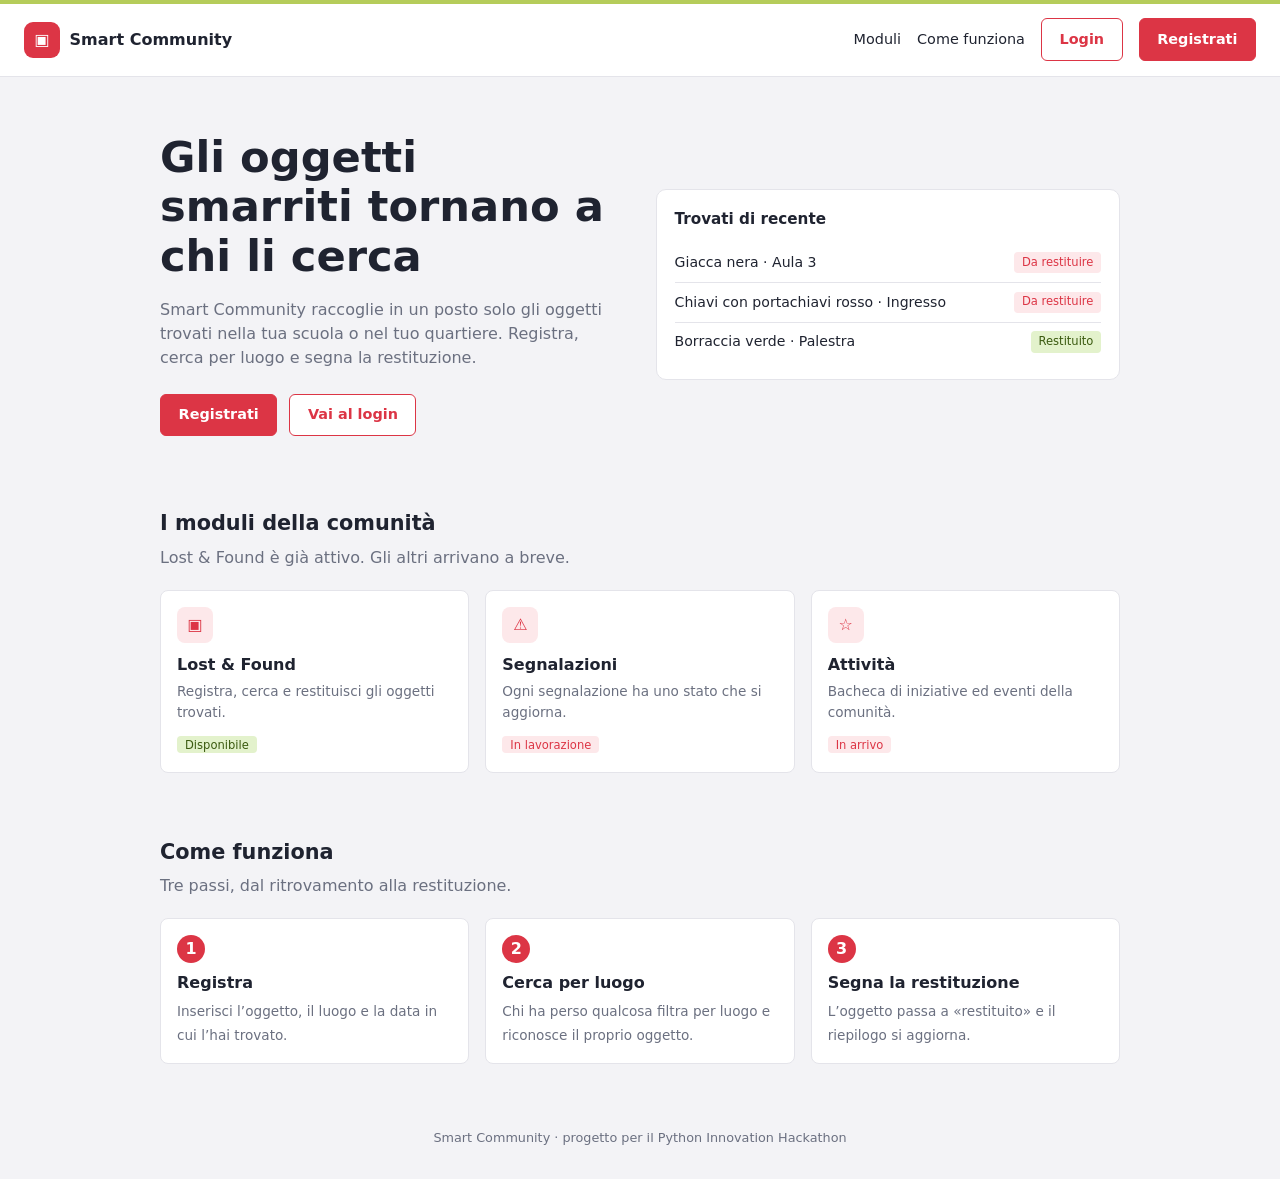
<file: frontend/index.html>
<!DOCTYPE html>
<html lang="it">
<head>
  <meta charset="utf-8">
  <meta name="viewport" content="width=device-width, initial-scale=1">
  <title>Smart Community</title>
  <link rel="stylesheet" href="site.css">
</head>
<body>
  <header class="site-header">
    <a class="brand" href="index.html"><span class="logo" aria-hidden="true">▣</span> Smart Community</a>
    <a class="link" href="#moduli">Moduli</a>
    <a class="link" href="#come-funziona">Come funziona</a>
    <a class="btn outline" href="login.html">Login</a>
    <a class="btn" href="registrati.html">Registrati</a>
  </header>

  <main>
    <section class="hero">
      <div>
        <h1>Gli oggetti smarriti tornano a chi li cerca</h1>
        <p>Smart Community raccoglie in un posto solo gli oggetti trovati nella tua scuola o nel tuo quartiere. Registra, cerca per luogo e segna la restituzione.</p>
        <div class="actions">
          <a class="btn" href="registrati.html">Registrati</a>
          <a class="btn outline" href="login.html">Vai al login</a>
        </div>
      </div>
      <aside class="hero-card" aria-label="Esempio di oggetti registrati">
        <h3>Trovati di recente</h3>
        <ul>
          <li><span>Giacca nera · Aula 3</span><span class="tag">Da restituire</span></li>
          <li><span>Chiavi con portachiavi rosso · Ingresso</span><span class="tag">Da restituire</span></li>
          <li><span>Borraccia verde · Palestra</span><span class="tag ok">Restituito</span></li>
        </ul>
      </aside>
    </section>

    <section class="block" id="moduli">
      <h2>I moduli della comunità</h2>
      <p>Lost &amp; Found è già attivo. Gli altri arrivano a breve.</p>
      <div class="grid">
        <article class="tile"><div class="ico" aria-hidden="true">▣</div><h3>Lost &amp; Found</h3><p>Registra, cerca e restituisci gli oggetti trovati.</p><span class="tag ok">Disponibile</span></article>
        <article class="tile"><div class="ico" aria-hidden="true">⚠</div><h3>Segnalazioni</h3><p>Ogni segnalazione ha uno stato che si aggiorna.</p><span class="tag">In lavorazione</span></article>
        <article class="tile"><div class="ico" aria-hidden="true">☆</div><h3>Attività</h3><p>Bacheca di iniziative ed eventi della comunità.</p><span class="tag">In arrivo</span></article>
      </div>
    </section>

    <section class="block" id="come-funziona">
      <h2>Come funziona</h2>
      <p>Tre passi, dal ritrovamento alla restituzione.</p>
      <ol class="steps">
        <li><strong>Registra</strong><span>Inserisci l’oggetto, il luogo e la data in cui l’hai trovato.</span></li>
        <li><strong>Cerca per luogo</strong><span>Chi ha perso qualcosa filtra per luogo e riconosce il proprio oggetto.</span></li>
        <li><strong>Segna la restituzione</strong><span>L’oggetto passa a «restituito» e il riepilogo si aggiorna.</span></li>
      </ol>
    </section>
  </main>

  <footer>Smart Community · progetto per il Python Innovation Hackathon</footer>
</body>
</html>
</file>
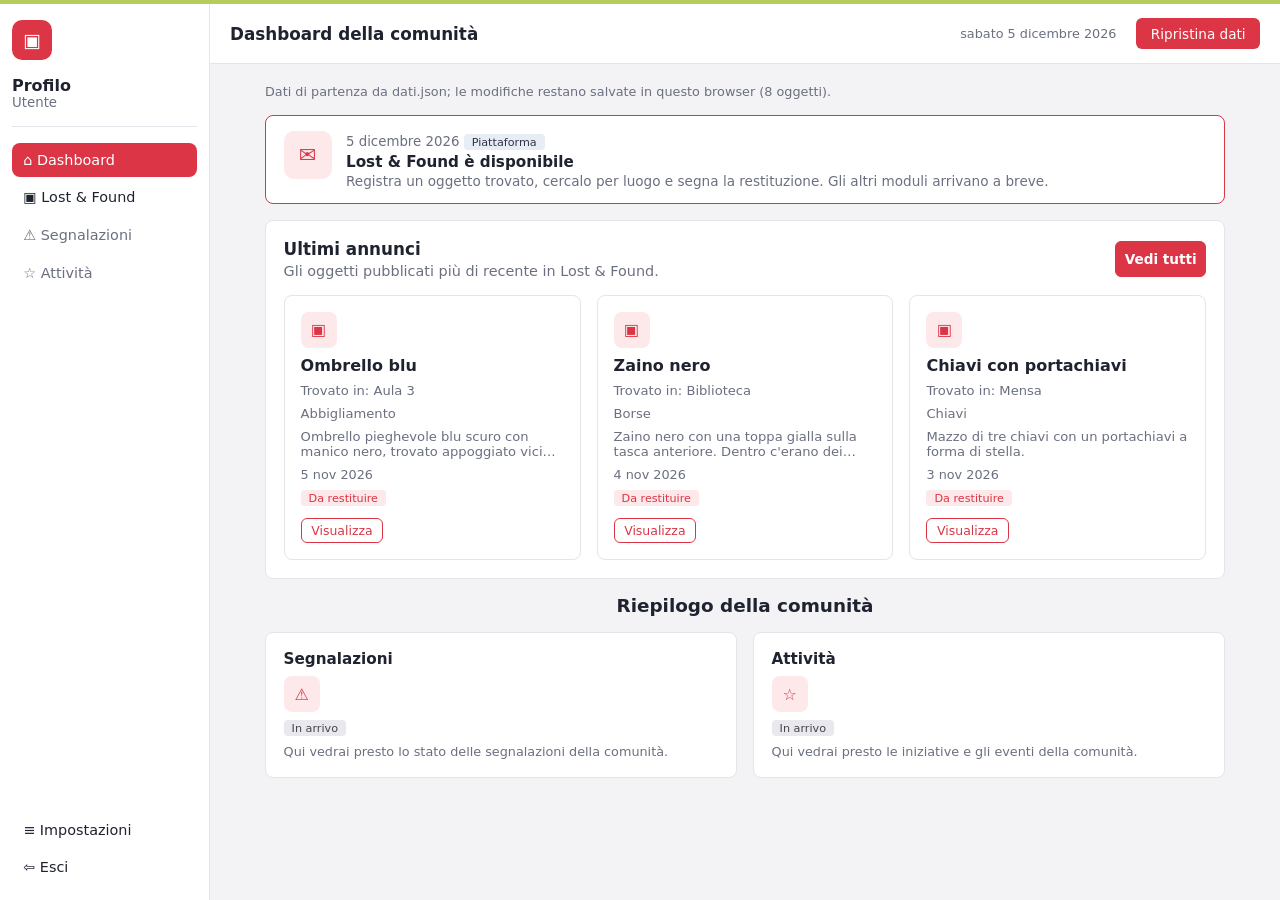
<file: frontend/dashboard.html>
<!DOCTYPE html>
<html lang="it">
<head>
  <meta charset="utf-8">
  <meta name="viewport" content="width=device-width, initial-scale=1">
  <title>Dashboard della comunità</title>
  <link rel="stylesheet" href="style.css">
</head>
<body>
  <div class="app">
    <aside class="sidebar">
      <div class="logo" aria-hidden="true">▣</div>
      <div class="user"><strong id="user-name">Profilo</strong><small>Utente</small></div>
      <nav>
        <a href="#dashboard" data-link class="active">⌂ Dashboard</a>
        <a href="#lost-found" data-link>▣ Lost &amp; Found</a>
        <span class="off">⚠ Segnalazioni</span>
        <span class="off">☆ Attività</span>
        <a href="#impostazioni" data-link class="push">≡ Impostazioni</a>
        <a href="index.html" id="logout">⇦ Esci</a>
      </nav>
    </aside>

    <div class="content" id="top">
      <header class="topbar">
        <h1>Dashboard della comunità</h1>
        <span id="today" class="muted"></span>
        <button type="button" class="file-btn" id="reset">Ripristina dati</button>
      </header>

      <main>
        <p id="message" class="muted" role="status"></p>

        <div id="results">

          <!-- PAGINA: DASHBOARD -->
          <div class="page" data-page="dashboard">
            <section class="banner">
              <div class="banner-icon" aria-hidden="true">✉</div>
              <div>
                <small><span id="banner-date"></span> <span class="badge">Piattaforma</span></small>
                <h3>Lost &amp; Found è disponibile</h3>
                <p>Registra un oggetto trovato, cercalo per luogo e segna la restituzione. Gli altri moduli arrivano a breve.</p>
              </div>
            </section>

            <section class="panel">
              <div class="panel-head">
                <div>
                  <h2>Ultimi annunci</h2>
                  <p class="muted sub">Gli oggetti pubblicati più di recente in Lost &amp; Found.</p>
                </div>
                <a href="#lost-found" class="btn btn-inline">Vedi tutti</a>
              </div>
              <div id="latest" class="cards"></div>
            </section>

            <h2 class="center">Riepilogo della comunità</h2>
            <section class="summary">
              <article class="panel soon">
                <h3>Segnalazioni</h3>
                <div class="soon-icon" aria-hidden="true">⚠</div>
                <span class="badge arrivo">In arrivo</span>
                <p class="muted">Qui vedrai presto lo stato delle segnalazioni della comunità.</p>
              </article>
              <article class="panel soon">
                <h3>Attività</h3>
                <div class="soon-icon" aria-hidden="true">☆</div>
                <span class="badge arrivo">In arrivo</span>
                <p class="muted">Qui vedrai presto le iniziative e gli eventi della comunità.</p>
              </article>
            </section>
          </div>

          <!-- PAGINA: LOST & FOUND -->
          <div class="page" data-page="lost-found" hidden>
            <section class="panel" id="lostfound">
              <div class="board-head">
                <div>
                  <h2>Bacheca Lost &amp; Found</h2>
                  <p class="add-hint" id="add-hint">Il + a destra registra un nuovo oggetto trovato.</p>
                </div>
                <button type="button" class="plus-btn" id="open-add" aria-label="Registra un nuovo oggetto" aria-describedby="add-hint" title="Registra un nuovo oggetto">+</button>
              </div>
              <p class="muted sub">Cerca per nome, luogo o parola chiave, oppure filtra per tipo.</p>
              <div class="board-tools">
                <input type="search" id="search" placeholder="Es. zaino, biblioteca, blu" aria-label="Cerca oggetti">
                <select id="filter-tipo" aria-label="Filtra per tipo">
                  <option value="">Tutti i tipi</option>
                  <option>Abbigliamento</option>
                  <option>Borse</option>
                  <option>Elettronica</option>
                  <option>Cancelleria</option>
                  <option>Chiavi</option>
                  <option>Contenitori</option>
                  <option>Documenti</option>
                  <option>Altro</option>
                </select>
                <select id="filter-stato" aria-label="Filtra per stato">
                  <option value="">Tutti gli stati</option>
                  <option value="trovato">Da restituire</option>
                  <option value="restituito">Restituiti</option>
                </select>
              </div>
              <div class="chips" id="keyword-chips" hidden></div>
              <p class="muted" id="count" role="status" aria-live="polite"></p>
              <div id="board" class="cards"></div>
            </section>
          </div>

          <!-- PAGINA: IMPOSTAZIONI -->
          <div class="page" data-page="impostazioni" hidden>
            <section class="panel">
              <h2>Impostazioni del profilo</h2>
              <p class="muted sub">Da qui gestirai i dati del profilo con cui hai effettuato l’accesso.</p>
              <dl class="profile">
                <div><dt>Nome</dt><dd id="profile-name">Profilo</dd></div>
                <div><dt>Ruolo</dt><dd>Utente</dd></div>
              </dl>
            </section>
          </div>

        </div>
      </main>
    </div>
  </div>
  <dialog id="add-dialog" class="detail" aria-labelledby="add-title">
    <div class="detail-head">
      <h2 id="add-title">Registra un oggetto</h2>
      <button type="button" id="add-close" class="detail-x" aria-label="Chiudi">✕</button>
    </div>
    <p class="muted sub">Compila i campi: l’oggetto comparirà subito in bacheca.</p>
    <form id="add-form" class="add-form" novalidate>
      <div class="field"><label for="f-oggetto">Oggetto</label>
        <input id="f-oggetto" type="text" placeholder="Es. Ombrello blu" aria-describedby="e-oggetto">
        <div class="error" id="e-oggetto" role="alert"></div></div>
      <div class="field"><label for="f-luogo">Luogo</label>
        <input id="f-luogo" type="text" placeholder="Es. Aula 3" aria-describedby="e-luogo">
        <div class="error" id="e-luogo" role="alert"></div></div>
      <div class="field"><label for="f-data">Data</label>
        <input id="f-data" type="date" aria-describedby="e-data">
        <div class="error" id="e-data" role="alert"></div></div>
      <div class="field"><label for="f-tipo">Tipo</label>
        <select id="f-tipo" aria-describedby="e-tipo">
          <option value="">Scegli il tipo</option>
          <option>Abbigliamento</option>
          <option>Borse</option>
          <option>Elettronica</option>
          <option>Cancelleria</option>
          <option>Chiavi</option>
          <option>Contenitori</option>
          <option>Documenti</option>
          <option>Altro</option>
        </select>
        <div class="error" id="e-tipo" role="alert"></div></div>
      <div class="field"><label for="f-parole">Parole chiave (facoltative)</label>
        <input id="f-parole" type="text" placeholder="Es. blu, pieghevole"></div>
      <div class="field wide"><label for="f-foto">Foto (facoltativa)</label>
        <input id="f-foto" type="file" accept="image/*" aria-describedby="e-foto">
        <img id="foto-preview" class="foto-preview" alt="" hidden>
        <div class="error" id="e-foto" role="alert"></div></div>
      <div class="field wide"><label for="f-descrizione">Descrizione (facoltativa)</label>
        <textarea id="f-descrizione" rows="2" maxlength="200" placeholder="Colore, marca, segni particolari: aiuta chi lo cerca"></textarea></div>
      <button class="btn" type="submit">Registra oggetto</button>
    </form>
  </dialog>
  <dialog id="detail" class="detail" aria-labelledby="detail-title">
    <div class="detail-head">
      <h2 id="detail-title"></h2>
      <button type="button" id="detail-close" class="detail-x" aria-label="Chiudi">✕</button>
    </div>
    <div id="detail-body"></div>
    <div class="detail-actions" id="detail-actions"></div>
  </dialog>
  <script src="dati.js"></script>
  <script src="app.js"></script>
  <script src="router.js"></script>
</body>
</html>
</file>
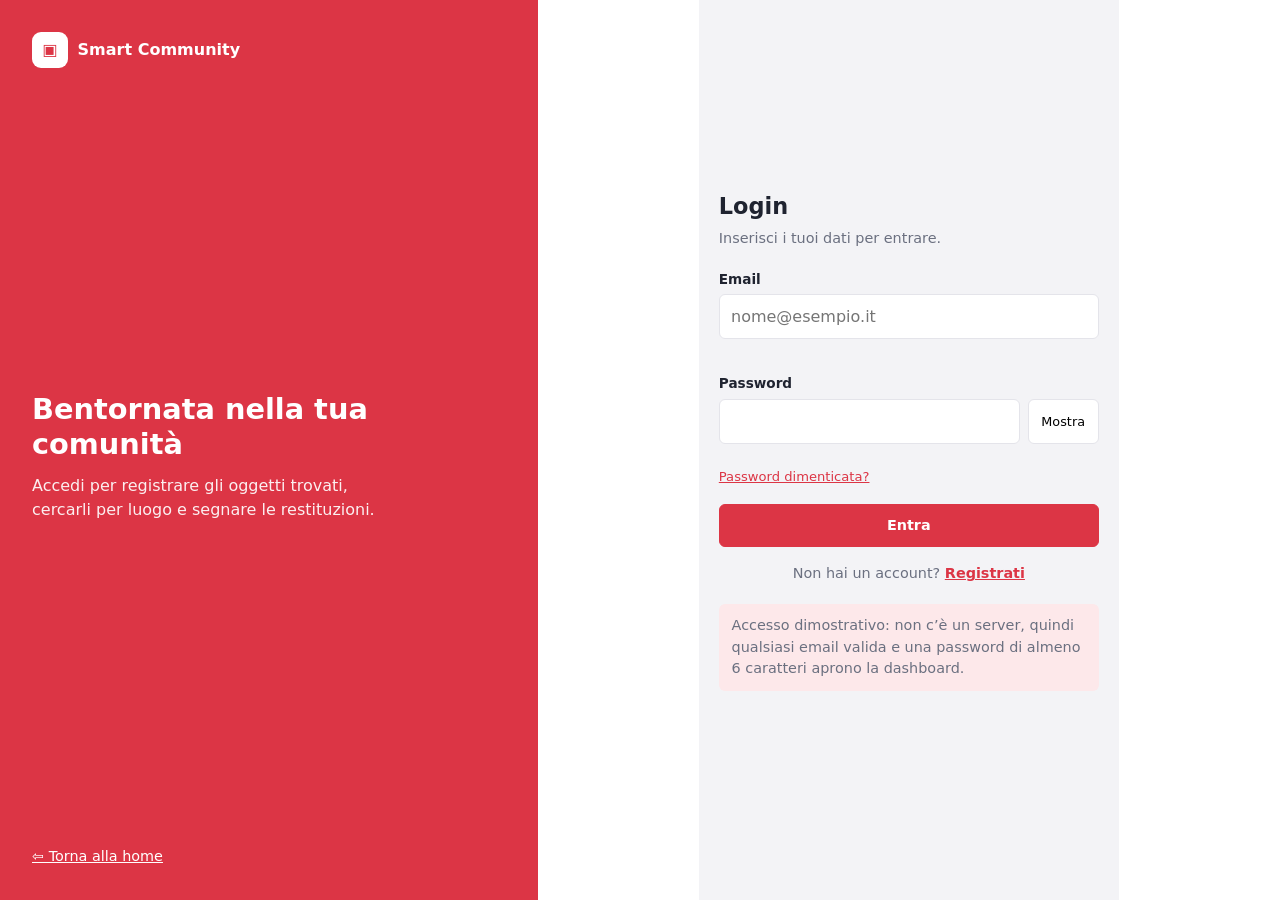
<file: frontend/login.html>
<!DOCTYPE html>
<html lang="it">
<head>
  <meta charset="utf-8">
  <meta name="viewport" content="width=device-width, initial-scale=1">
  <title>Login · Smart Community</title>
  <link rel="stylesheet" href="site.css">
</head>
<body class="login-page">
  <div class="login-split">
    <aside class="login-side">
      <a class="brand" href="index.html"><span class="logo" aria-hidden="true">▣</span> Smart Community</a>
      <div>
        <h2>Bentornata nella tua comunità</h2>
        <p>Accedi per registrare gli oggetti trovati, cercarli per luogo e segnare le restituzioni.</p>
      </div>
      <a class="back-home" href="index.html">⇦ Torna alla home</a>
    </aside>

    <main class="login-main">
      <div class="login-card">
        <h1>Login</h1>
        <p>Inserisci i tuoi dati per entrare.</p>

        <form id="login-form" novalidate>
          <div class="field">
            <label for="email">Email</label>
            <input id="email" type="email" autocomplete="username" placeholder="nome@esempio.it" aria-describedby="email-err">
            <div class="error" id="email-err" role="alert"></div>
          </div>
          <div class="field">
            <label for="password">Password</label>
            <div class="pw-row">
              <input id="password" type="password" autocomplete="current-password" aria-describedby="pw-err">
              <button type="button" id="toggle-pw" aria-pressed="false">Mostra</button>
            </div>
            <div class="error" id="pw-err" role="alert"></div>
            <a class="inline-link" href="recupero-password.html">Password dimenticata?</a>
          </div>
          <button class="btn" type="submit">Entra</button>
        </form>

        <p class="switch">Non hai un account? <a href="registrati.html">Registrati</a></p>

        <p class="demo-note">Accesso dimostrativo: non c’è un server, quindi qualsiasi email valida e una password di almeno 6 caratteri aprono la dashboard.</p>
      </div>
    </main>
  </div>
  <script src="login.js"></script>
</body>
</html>
</file>
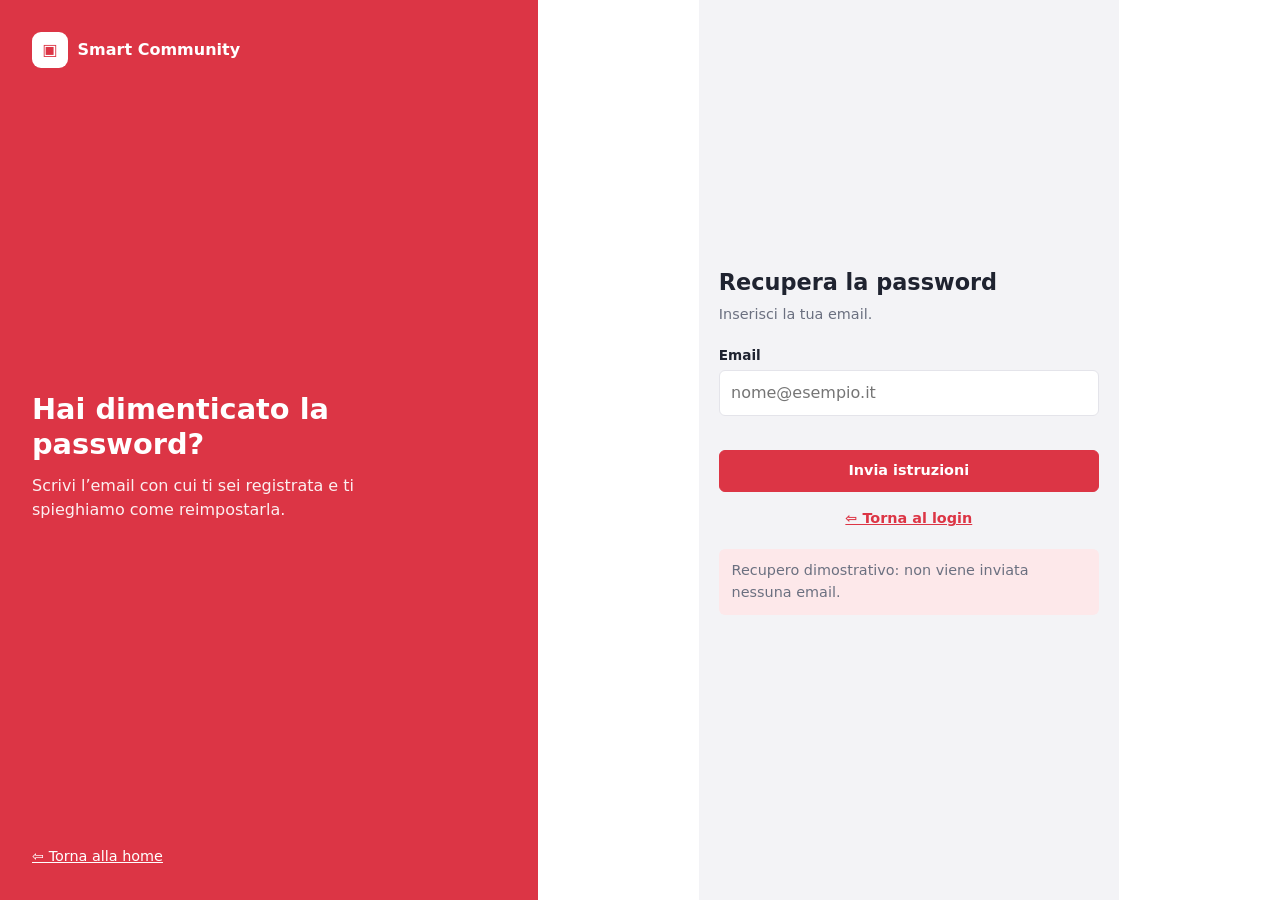
<file: frontend/recupero-password.html>
<!DOCTYPE html>
<html lang="it">
<head>
  <meta charset="utf-8">
  <meta name="viewport" content="width=device-width, initial-scale=1">
  <title>Recupero password · Smart Community</title>
  <link rel="stylesheet" href="site.css">
</head>
<body class="login-page">
  <div class="login-split">
    <aside class="login-side">
      <a class="brand" href="index.html"><span class="logo" aria-hidden="true">▣</span> Smart Community</a>
      <div>
        <h2>Hai dimenticato la password?</h2>
        <p>Scrivi l’email con cui ti sei registrata e ti spieghiamo come reimpostarla.</p>
      </div>
      <a class="back-home" href="index.html">⇦ Torna alla home</a>
    </aside>

    <main class="login-main">
      <div class="login-card">
        <h1>Recupera la password</h1>
        <p>Inserisci la tua email.</p>

        <form id="rec-form" novalidate>
          <div class="field">
            <label for="email">Email</label>
            <input id="email" type="email" autocomplete="email" placeholder="nome@esempio.it" aria-describedby="email-err">
            <div class="error" id="email-err" role="alert"></div>
          </div>
          <button class="btn" type="submit">Invia istruzioni</button>
        </form>
        <p class="ok-msg" id="ok-msg" role="status" hidden></p>

        <p class="switch"><a href="login.html">⇦ Torna al login</a></p>
        <p class="demo-note">Recupero dimostrativo: non viene inviata nessuna email.</p>
      </div>
    </main>
  </div>
  <script src="recupero.js"></script>
</body>
</html>
</file>
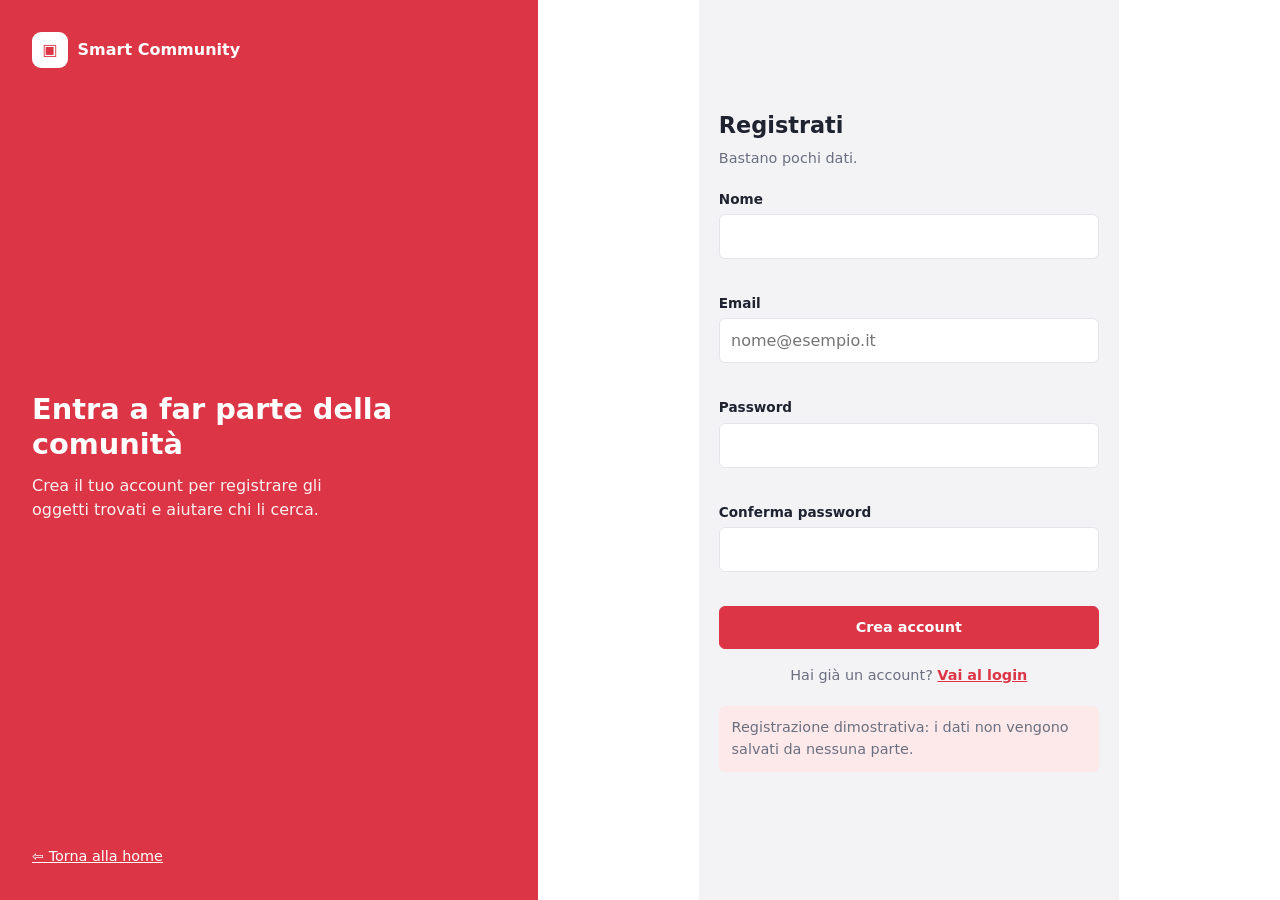
<file: frontend/registrati.html>
<!DOCTYPE html>
<html lang="it">
<head>
  <meta charset="utf-8">
  <meta name="viewport" content="width=device-width, initial-scale=1">
  <title>Registrati · Smart Community</title>
  <link rel="stylesheet" href="site.css">
</head>
<body class="login-page">
  <div class="login-split">
    <aside class="login-side">
      <a class="brand" href="index.html"><span class="logo" aria-hidden="true">▣</span> Smart Community</a>
      <div>
        <h2>Entra a far parte della comunità</h2>
        <p>Crea il tuo account per registrare gli oggetti trovati e aiutare chi li cerca.</p>
      </div>
      <a class="back-home" href="index.html">⇦ Torna alla home</a>
    </aside>

    <main class="login-main">
      <div class="login-card">
        <h1>Registrati</h1>
        <p>Bastano pochi dati.</p>

        <form id="reg-form" novalidate>
          <div class="field">
            <label for="nome">Nome</label>
            <input id="nome" type="text" autocomplete="name" aria-describedby="nome-err">
            <div class="error" id="nome-err" role="alert"></div>
          </div>
          <div class="field">
            <label for="email">Email</label>
            <input id="email" type="email" autocomplete="email" placeholder="nome@esempio.it" aria-describedby="email-err">
            <div class="error" id="email-err" role="alert"></div>
          </div>
          <div class="field">
            <label for="password">Password</label>
            <input id="password" type="password" autocomplete="new-password" aria-describedby="pw-err">
            <div class="error" id="pw-err" role="alert"></div>
          </div>
          <div class="field">
            <label for="conferma">Conferma password</label>
            <input id="conferma" type="password" autocomplete="new-password" aria-describedby="conf-err">
            <div class="error" id="conf-err" role="alert"></div>
          </div>
          <button class="btn" type="submit">Crea account</button>
        </form>

        <p class="switch">Hai già un account? <a href="login.html">Vai al login</a></p>
        <p class="demo-note">Registrazione dimostrativa: i dati non vengono salvati da nessuna parte.</p>
      </div>
    </main>
  </div>
  <script src="registrati.js"></script>
</body>
</html>
</file>
<file: frontend/site.css>
:root {
  --rosso: #dc3545;
  --rosa: #fde8ea;
  --verde: #b5cc5a;
  --sfondo: #f3f3f6;
  --bordo: #e4e4ea;
  --testo: #1f2330;
  --muto: #6b7080;
}
* { box-sizing: border-box; }
html { scroll-behavior: smooth; }
body { margin: 0; color: var(--testo); background: var(--sfondo); border-top: 4px solid var(--verde);
  font-family: "Public Sans", "Segoe UI", system-ui, sans-serif; line-height: 1.5; }
h1, h2, h3, p { margin: 0; }
:focus-visible { outline: 2px solid var(--rosso); outline-offset: 2px; }
.muted { color: var(--muto); font-size: .85rem; }

.site-header { display: flex; align-items: center; gap: 1rem; padding: .9rem 1.5rem; background: #fff; border-bottom: 1px solid var(--bordo); }
.brand { display: flex; align-items: center; gap: .6rem; font-weight: 700; color: var(--testo); text-decoration: none; margin-right: auto; }
.logo { width: 36px; height: 36px; border-radius: 9px; background: var(--rosso); color: #fff; display: grid; place-items: center; }
.site-header a.link { color: var(--testo); text-decoration: none; font-size: .9rem; }
.btn { display: inline-block; padding: .6rem 1.1rem; border-radius: 6px; font: inherit; font-size: .9rem; font-weight: 600; text-decoration: none; cursor: pointer; border: 1px solid var(--rosso); background: var(--rosso); color: #fff; }
.btn.outline { background: #fff; color: var(--rosso); }

main { max-width: 1000px; margin: 0 auto; padding: 0 1.25rem; }
.hero { display: grid; gap: 2rem; grid-template-columns: repeat(auto-fit, minmax(300px, 1fr)); align-items: center; padding: 3.5rem 0 2.5rem; }
.hero h1 { font-size: clamp(1.9rem, 4vw, 2.7rem); line-height: 1.15; margin-bottom: 1rem; }
.hero p { color: var(--muto); max-width: 46ch; margin-bottom: 1.5rem; }
.hero .actions { display: flex; gap: .75rem; flex-wrap: wrap; }
.hero-card { background: #fff; border: 1px solid var(--bordo); border-radius: 10px; padding: 1.1rem; }
.hero-card h3 { font-size: .95rem; margin-bottom: .8rem; }
.hero-card ul { list-style: none; margin: 0; padding: 0; }
.hero-card li { display: flex; justify-content: space-between; gap: 1rem; padding: .55rem 0; border-bottom: 1px solid var(--bordo); font-size: .88rem; }
.hero-card li:last-child { border-bottom: 0; }
.tag { font-size: .72rem; padding: .1rem .5rem; border-radius: 4px; background: var(--rosa); color: var(--rosso); white-space: nowrap; }
.tag.ok { background: #e3f2cc; color: #3b5a10; }

section.block { padding: 2rem 0; }
section.block > h2 { font-size: 1.3rem; margin-bottom: .4rem; }
section.block > p { color: var(--muto); margin-bottom: 1.25rem; }
.grid { display: grid; gap: 1rem; grid-template-columns: repeat(auto-fit, minmax(210px, 1fr)); }
.tile { background: #fff; border: 1px solid var(--bordo); border-radius: 8px; padding: 1rem; }
.tile .ico { width: 36px; height: 36px; border-radius: 8px; background: var(--rosa); color: var(--rosso); display: grid; place-items: center; margin-bottom: .6rem; }
.tile h3 { font-size: 1rem; margin-bottom: .3rem; }
.tile p { font-size: .85rem; color: var(--muto); margin-bottom: .6rem; }
.steps { counter-reset: passo; display: grid; gap: 1rem; grid-template-columns: repeat(auto-fit, minmax(220px, 1fr)); padding: 0; list-style: none; margin: 0; }
.steps li { counter-increment: passo; background: #fff; border: 1px solid var(--bordo); border-radius: 8px; padding: 1rem; }
.steps li::before { content: counter(passo); display: grid; place-items: center; width: 28px; height: 28px; border-radius: 50%; background: var(--rosso); color: #fff; font-weight: 700; margin-bottom: .5rem; }
.steps strong { display: block; margin-bottom: .2rem; }
.steps span { font-size: .85rem; color: var(--muto); }
footer { text-align: center; padding: 2rem 1rem; color: var(--muto); font-size: .8rem; }

/* login */
.login-wrap { min-height: calc(100vh - 70px); display: grid; place-items: center; padding: 1.5rem; }
.login-card { width: 100%; max-width: 400px; background: #fff; border: 1px solid var(--bordo); border-radius: 10px; padding: 1.6rem; }
.login-card h1 { font-size: 1.4rem; margin-bottom: .3rem; }
.login-card > p { color: var(--muto); font-size: .9rem; margin-bottom: 1.2rem; }
.field { margin-bottom: 1rem; }
.field label { display: block; font-size: .85rem; font-weight: 600; margin-bottom: .3rem; }
.field input { width: 100%; font: inherit; padding: .6rem .7rem; border: 1px solid var(--bordo); border-radius: 6px; }
.field input[aria-invalid="true"] { border-color: var(--rosso); }
.pw-row { display: flex; gap: .5rem; }
.pw-row button { border: 1px solid var(--bordo); background: #fff; border-radius: 6px; padding: 0 .8rem; font: inherit; font-size: .8rem; cursor: pointer; }
.error { color: var(--rosso); font-size: .8rem; min-height: 1.1em; margin-top: .25rem; }
.login-card .btn { width: 100%; }
.demo-note { margin-top: 1rem; padding: .7rem .8rem; border-radius: 6px; background: var(--rosa); font-size: .8rem; }
.back { display: block; text-align: center; margin-top: 1rem; font-size: .85rem; color: var(--muto); }

@media (max-width: 560px) { .site-header a.link { display: none; } }

/* login a schermo diviso: pagina distinta dalla home */
.login-page { border-top: 0; background: #fff; }
.login-split { display: grid; grid-template-columns: minmax(280px, 42%) 1fr; min-height: 100vh; }
.login-side { background: var(--rosso); color: #fff; padding: 2rem; display: flex; flex-direction: column; justify-content: space-between; gap: 2rem; }
.login-side .brand { color: #fff; }
.login-side .logo { background: #fff; color: var(--rosso); }
.login-side h2 { font-size: 1.8rem; line-height: 1.2; margin-bottom: .8rem; }
.login-side p { opacity: .92; max-width: 34ch; }
.back-home { color: #fff; font-size: .9rem; }
.login-main { display: grid; place-items: center; padding: 2rem 1.25rem; background: var(--sfondo); }
.login-page .login-card { border: 0; box-shadow: none; background: transparent; padding: 0; max-width: 380px; }
@media (max-width: 760px) {
  .login-split { grid-template-columns: 1fr; }
  .login-side { padding: 1.25rem; gap: 1rem; }
  .login-side h2 { font-size: 1.3rem; }
}

/* link tra login, registrazione e recupero password */
.inline-link { display: inline-block; margin-top: .35rem; font-size: .82rem; color: var(--rosso); }
.switch { margin-top: 1rem; font-size: .9rem; text-align: center; color: var(--muto); }
.switch a { color: var(--rosso); font-weight: 600; }
.ok-msg { margin-top: 1rem; padding: .8rem; border-radius: 6px; background: #e3f2cc; color: #2f4a0c; font-size: .88rem; }
</file>
<file: frontend/style.css>
:root {
  --rosso: #dc3545;
  --rosa: #fde8ea;
  --verde: #b5cc5a;
  --sfondo: #f3f3f6;
  --bordo: #e4e4ea;
  --testo: #1f2330;
  --muto: #6b7080;
}
* { box-sizing: border-box; }
html, body { height: 100%; }
body {
  margin: 0; color: var(--testo); background: var(--sfondo);
  font-family: "Public Sans", "Segoe UI", system-ui, sans-serif;
  border-top: 4px solid var(--verde);
  height: 100vh; height: 100dvh; overflow: hidden;
  display: flex; flex-direction: column;
}
h1, h2, h3, p { margin: 0; }
.muted { color: var(--muto); font-size: .8rem; }
.center { text-align: center; margin: 1.75rem 0 1rem; font-size: 1.15rem; }
:focus-visible { outline: 2px solid var(--rosso); outline-offset: 2px; }

.app { display: flex; flex: 1; min-height: 0; align-items: stretch; overflow: hidden; }

/* sidebar ferma: scorre solo il contenuto a destra */
.sidebar { display: flex; flex-direction: column; width: 210px; flex-shrink: 0; background: #fff; border-right: 1px solid var(--bordo); padding: 1rem .75rem; overflow-y: auto; }
.logo { width: 40px; height: 40px; border-radius: 10px; background: var(--rosso); color: #fff; display: grid; place-items: center; font-size: 1.2rem; }
.user { display: flex; flex-direction: column; margin: 1rem 0; padding-bottom: 1rem; border-bottom: 1px solid var(--bordo); }
.user small { color: var(--muto); }
nav { display: flex; flex-direction: column; gap: .25rem; flex: 1; }
nav .push { margin-top: auto; }
nav a, nav .off { padding: .55rem .7rem; border-radius: 8px; text-decoration: none; color: var(--testo); font-size: .9rem; }
nav a.active { background: var(--rosso); color: #fff; }
nav a:not(.active):hover { background: var(--rosa); }
nav .off { color: var(--muto); cursor: default; }

/* contenuto: unica area che scorre */
.content { flex: 1; min-width: 0; min-height: 0; overflow-y: auto; }
.topbar { display: flex; flex-wrap: wrap; gap: .75rem 1.25rem; align-items: center; padding: .9rem 1.25rem; background: #fff; border-bottom: 1px solid var(--bordo); }
.topbar h1 { font-size: 1.05rem; margin-right: auto; }
.file-btn { background: var(--rosso); color: #fff; padding: .45rem .9rem; border-radius: 6px; font-size: .85rem; cursor: pointer; }
.file-btn input { position: absolute; opacity: 0; width: 1px; height: 1px; }
.file-btn:focus-within { outline: 2px solid var(--testo); outline-offset: 2px; }
main { padding: 1.25rem; max-width: 1000px; margin: 0 auto; }
#message { margin-bottom: 1rem; }

/* pagine (router a hash) */
.page > * + * { margin-top: 1rem; }
[hidden] { display: none !important; }

.panel { background: #fff; border: 1px solid var(--bordo); border-radius: 8px; padding: 1.1rem; }
.panel-head { display: flex; flex-wrap: wrap; gap: .75rem; align-items: center; justify-content: space-between; margin-bottom: 1rem; }
.panel-head h2 { font-size: 1.05rem; }
.panel h3 { font-size: .95rem; margin-bottom: .9rem; }

.banner { display: flex; gap: .9rem; background: #fff; border: 1px solid var(--rosso); border-radius: 8px; padding: .9rem 1.1rem; }
.banner-icon { width: 48px; height: 48px; flex-shrink: 0; border-radius: 10px; background: var(--rosa); color: var(--rosso); display: grid; place-items: center; font-size: 1.3rem; }
.banner small { color: var(--muto); }
.banner h3 { font-size: .95rem; margin: .15rem 0; }
.banner p { font-size: .85rem; color: var(--muto); }

.badge { display: inline-block; font-size: .7rem; padding: .1rem .5rem; border-radius: 4px; background: #e6edf5; color: #334; }
.badge.disponibile { background: #e3f2cc; color: #3b5a10; }
.badge.lavorazione { background: var(--rosa); color: var(--rosso); }
.badge.arrivo { background: #e8e8ee; color: #444; }

/* moduli della comunità */
.sub { font-size: .9rem; margin-top: .25rem; }
.btn-inline { display: inline-block; padding: .45rem .9rem; }
.cards { display: grid; gap: 1rem; grid-template-columns: repeat(auto-fit, minmax(min(100%, 200px), 1fr)); }
.card { border: 1px solid var(--bordo); border-radius: 8px; padding: 1rem; display: flex; flex-direction: column; gap: .5rem; }
.card-icon { width: 36px; height: 36px; border-radius: 8px; background: var(--rosa); color: var(--rosso); display: grid; place-items: center; }
.card h3 { margin: 0; font-size: 1rem; }
.card p { font-size: .82rem; color: var(--muto); flex: 1; border-bottom: 0; padding-bottom: 0; }
.card .badge { align-self: flex-start; }

.btn { display: block; text-align: center; padding: .55rem; border-radius: 6px; font: inherit; font-size: .85rem; font-weight: 600; text-decoration: none; border: 1px solid var(--rosso); background: var(--rosso); color: #fff; }
.btn.off { background: #ececf0; border-color: #ececf0; color: var(--muto); cursor: not-allowed; }
.btn.outline { background: #fff; color: var(--muto); border-color: var(--rosso); }

.summary { display: grid; gap: 1rem; grid-template-columns: repeat(auto-fit, minmax(min(100%, 280px), 1fr)); }
.topbar h1 { font-size: clamp(.95rem, 2.4vw, 1.05rem); }
.card h3, .banner h3, .panel h2 { overflow-wrap: anywhere; }

/* schermi medi: sidebar più compatta */
@media (max-width: 900px) {
  .sidebar { width: 176px; padding: .85rem .6rem; }
  nav a, nav .off { font-size: .82rem; padding: .5rem .55rem; }
  main { padding: 1rem; }
}

@media (max-width: 700px) {
  .app { flex-direction: column; }
  /* barra in alto, fuori dallo scroll del contenuto */
  .sidebar { width: auto; flex-direction: row; flex-wrap: wrap; gap: .45rem .75rem; align-items: center; border-right: 0; border-bottom: 1px solid var(--bordo); overflow: visible; padding: .7rem .85rem; }
  .user { margin: 0; padding: 0; border: 0; }
  nav { flex-direction: row; flex-wrap: wrap; width: 100%; flex: none; }
  nav .push { margin-top: 0; margin-left: auto; }
  .banner { align-items: flex-start; }
  .summary { grid-template-columns: 1fr; }
}

@media (max-width: 480px) {
  .sidebar { gap: .35rem .4rem; }
  .logo { width: 34px; height: 34px; }
  .user strong { font-size: .9rem; }
  nav a, nav .off { padding: .4rem .5rem; }
  main { padding: .75rem; }
  .topbar { padding: .75rem; }
  .cards { grid-template-columns: 1fr; }
  .add-form { grid-template-columns: 1fr; }
  .detail dl { grid-template-columns: 92px 1fr; }
}

/* interattività: form e azioni di riga */
.file-btn { border: 0; font: inherit; font-size: .85rem; }
.add-form { display: grid; gap: .75rem 1rem; grid-template-columns: repeat(auto-fit, minmax(min(100%, 180px), 1fr)); align-items: start; margin: 1rem 0 1.5rem; }
.field label { display: block; font-size: .82rem; font-weight: 600; margin-bottom: .25rem; }
.field input, .field textarea, .field select { width: 100%; font: inherit; font-size: .88rem; padding: .5rem .6rem; border: 1px solid var(--bordo); border-radius: 6px; background: #fff; }
.field input[aria-invalid="true"], .field textarea[aria-invalid="true"] { border-color: var(--rosso); }
.error { color: var(--rosso); font-size: .78rem; min-height: 1.1em; margin-top: .2rem; }
.add-form .btn { align-self: end; margin-bottom: 1.3rem; cursor: pointer; }
.row-btn { font: inherit; font-size: .78rem; padding: .25rem .6rem; border-radius: 6px; border: 1px solid var(--rosso); background: #fff; color: var(--rosso); cursor: pointer; }
.row-btn:hover { background: var(--rosa); }
#lostfound h2 { font-size: 1.05rem; }

/* riepilogo: pannelli in arrivo */
.soon { display: flex; flex-direction: column; align-items: flex-start; gap: .5rem; }
.soon h3 { margin-bottom: 0; }
.soon-icon { width: 36px; height: 36px; border-radius: 8px; background: var(--rosa); color: var(--rosso); display: grid; place-items: center; }

/* bacheca Lost & Found */
.board-tools { display: flex; flex-wrap: wrap; gap: .5rem; margin: 1rem 0 .75rem; }
.board-tools input, .board-tools select { font: inherit; font-size: .9rem; padding: .55rem .7rem; border: 1px solid var(--bordo); border-radius: 6px; background: #fff; max-width: 100%; }
.board-tools input { flex: 1 1 12rem; min-width: 0; }
.board-tools select { flex: 0 1 auto; }
#count { margin-bottom: .75rem; }
.card .desc { display: -webkit-box; -webkit-line-clamp: 2; -webkit-box-orient: vertical; overflow: hidden; flex: none; }
.card .row-btn { align-self: flex-start; margin-top: .25rem; }

.field textarea { resize: vertical; }
.field.wide { grid-column: 1 / -1; }
button.btn { cursor: pointer; }

/* finestra dettaglio */
.detail { border: 1px solid var(--bordo); border-radius: 10px; padding: 1.25rem; width: min(480px, calc(100% - 2rem)); color: var(--testo); }
.detail::backdrop { background: rgba(31, 35, 48, .45); }
.detail-head { display: flex; justify-content: space-between; align-items: flex-start; gap: 1rem; }
.detail-head h2 { font-size: 1.15rem; }
.detail-x { border: 0; background: none; font-size: 1.1rem; cursor: pointer; color: var(--muto); padding: 0 .25rem; }
.detail dl { display: grid; grid-template-columns: 110px 1fr; gap: .6rem .75rem; margin: 1rem 0; font-size: .9rem; }
.detail-photo { width: 100%; max-height: 220px; object-fit: cover; border-radius: 8px; margin-top: .8rem; }
.detail dt { color: var(--muto); }
.detail dd { margin: 0; }
.detail-actions { display: flex; gap: .5rem; justify-content: flex-end; flex-wrap: wrap; }

/* "+" a destra nel riquadro della bacheca */
.board-head { display: flex; align-items: flex-start; justify-content: space-between; gap: .75rem; margin-bottom: .35rem; }
.plus-btn { width: 34px; height: 34px; flex-shrink: 0; border: 0; border-radius: 50%; background: var(--rosso); color: #fff; font: inherit; font-size: 1.4rem; font-weight: 700; line-height: 1; cursor: pointer; display: grid; place-items: center; padding: 0 0 .1rem; }
.plus-btn:hover { background: #c42b3a; }
.add-hint { font-size: .8rem; color: var(--muto); margin-top: .3rem; }
.chips { display: flex; flex-wrap: wrap; gap: .4rem; margin: 0 0 .75rem; }
.chip { border: 1px solid var(--bordo); background: #fff; color: var(--testo); border-radius: 999px; padding: .28rem .7rem; font: inherit; font-size: .78rem; cursor: pointer; }
.chip:hover { background: var(--rosa); }
.chip.active { background: var(--rosso); border-color: var(--rosso); color: #fff; }
.card-photo { width: 100%; height: 128px; object-fit: cover; border-radius: 8px; }
.foto-preview { display: block; margin-top: .55rem; max-width: 100%; max-height: 160px; border-radius: 8px; object-fit: cover; }
.field input[type="file"] { padding: .4rem; }

.profile { margin-top: .25rem; }
.profile div { display: grid; gap: .15rem; padding: .8rem 0; border-top: 1px solid var(--bordo); }
.profile dt { font-size: .75rem; color: var(--muto); }
.profile dd { margin: 0; font-weight: 600; }

/* finestra con il modulo di registrazione */
#add-dialog { width: min(560px, calc(100% - 2rem)); max-height: calc(100vh - 3rem); max-height: calc(100dvh - 3rem); overflow-y: auto; }
#add-dialog .add-form { margin: 1rem 0 0; }
#add-dialog .add-form .btn { margin-bottom: 0; }
</file>
